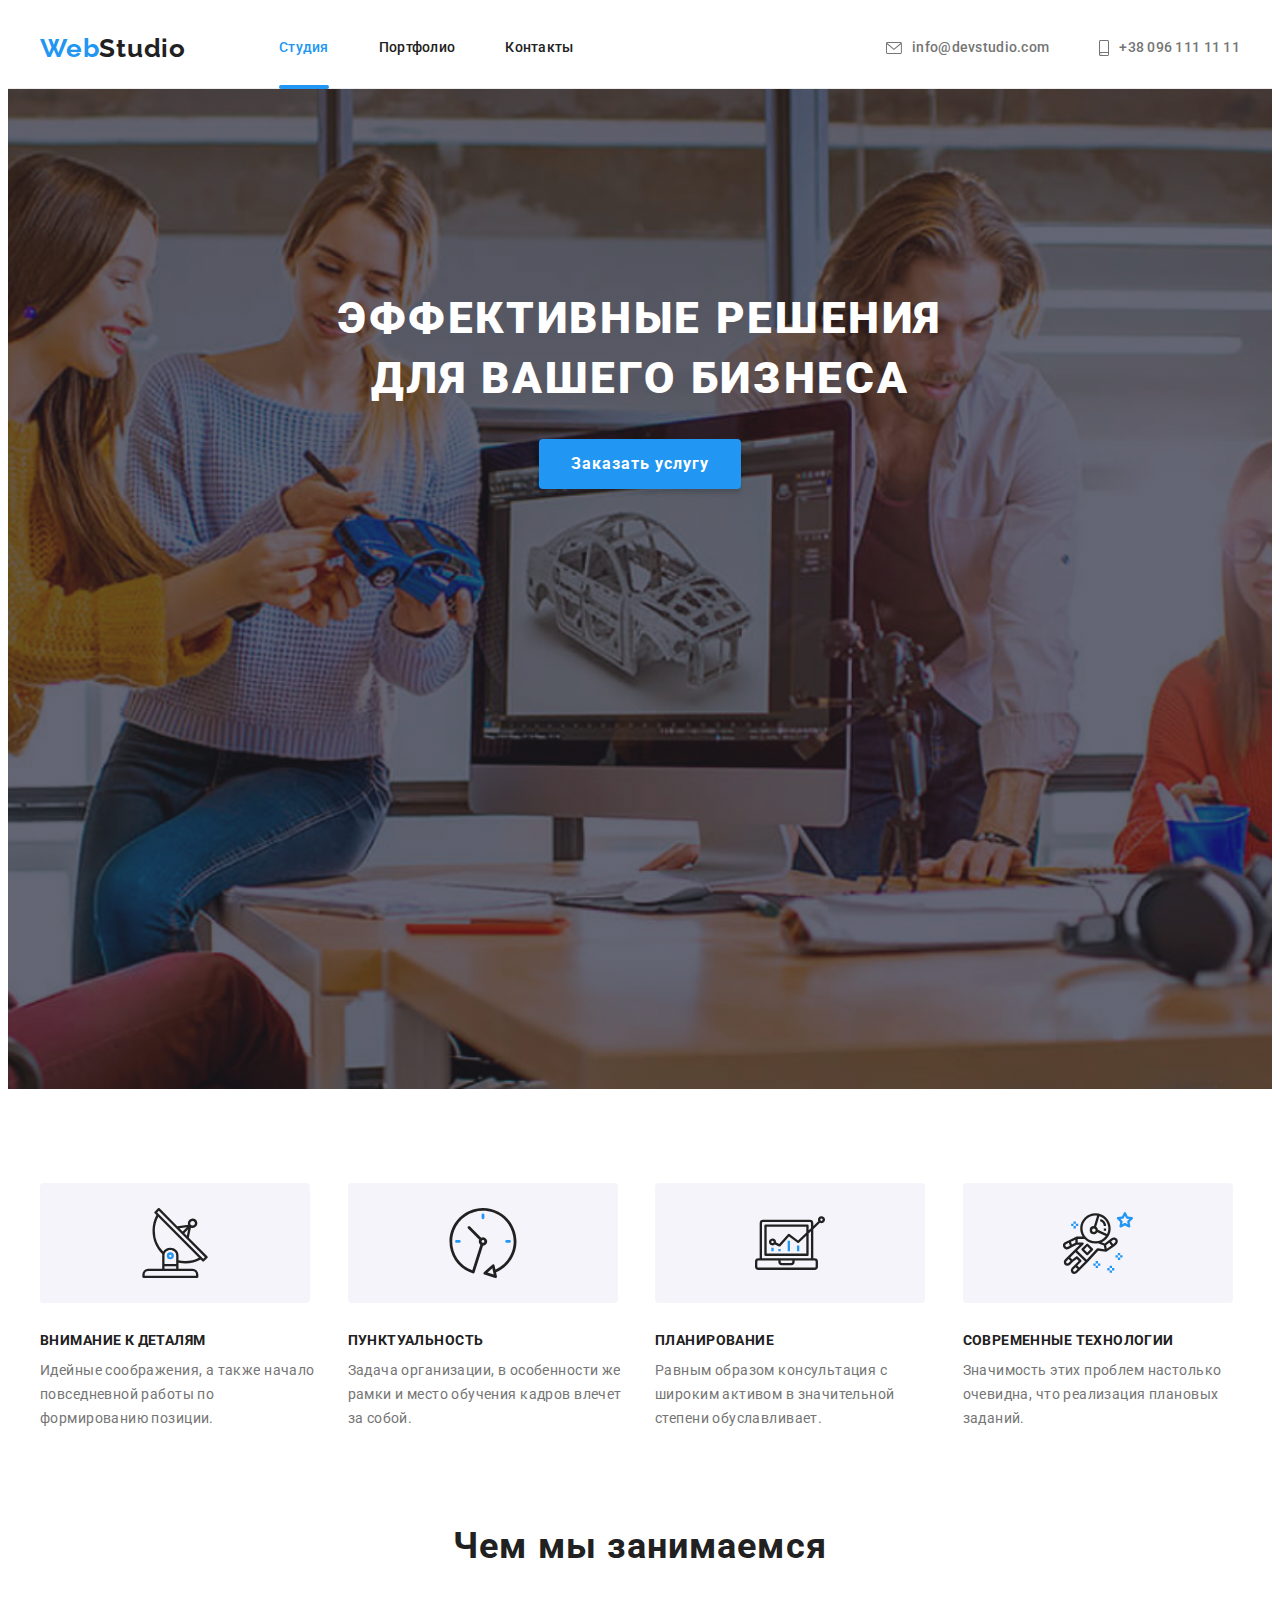
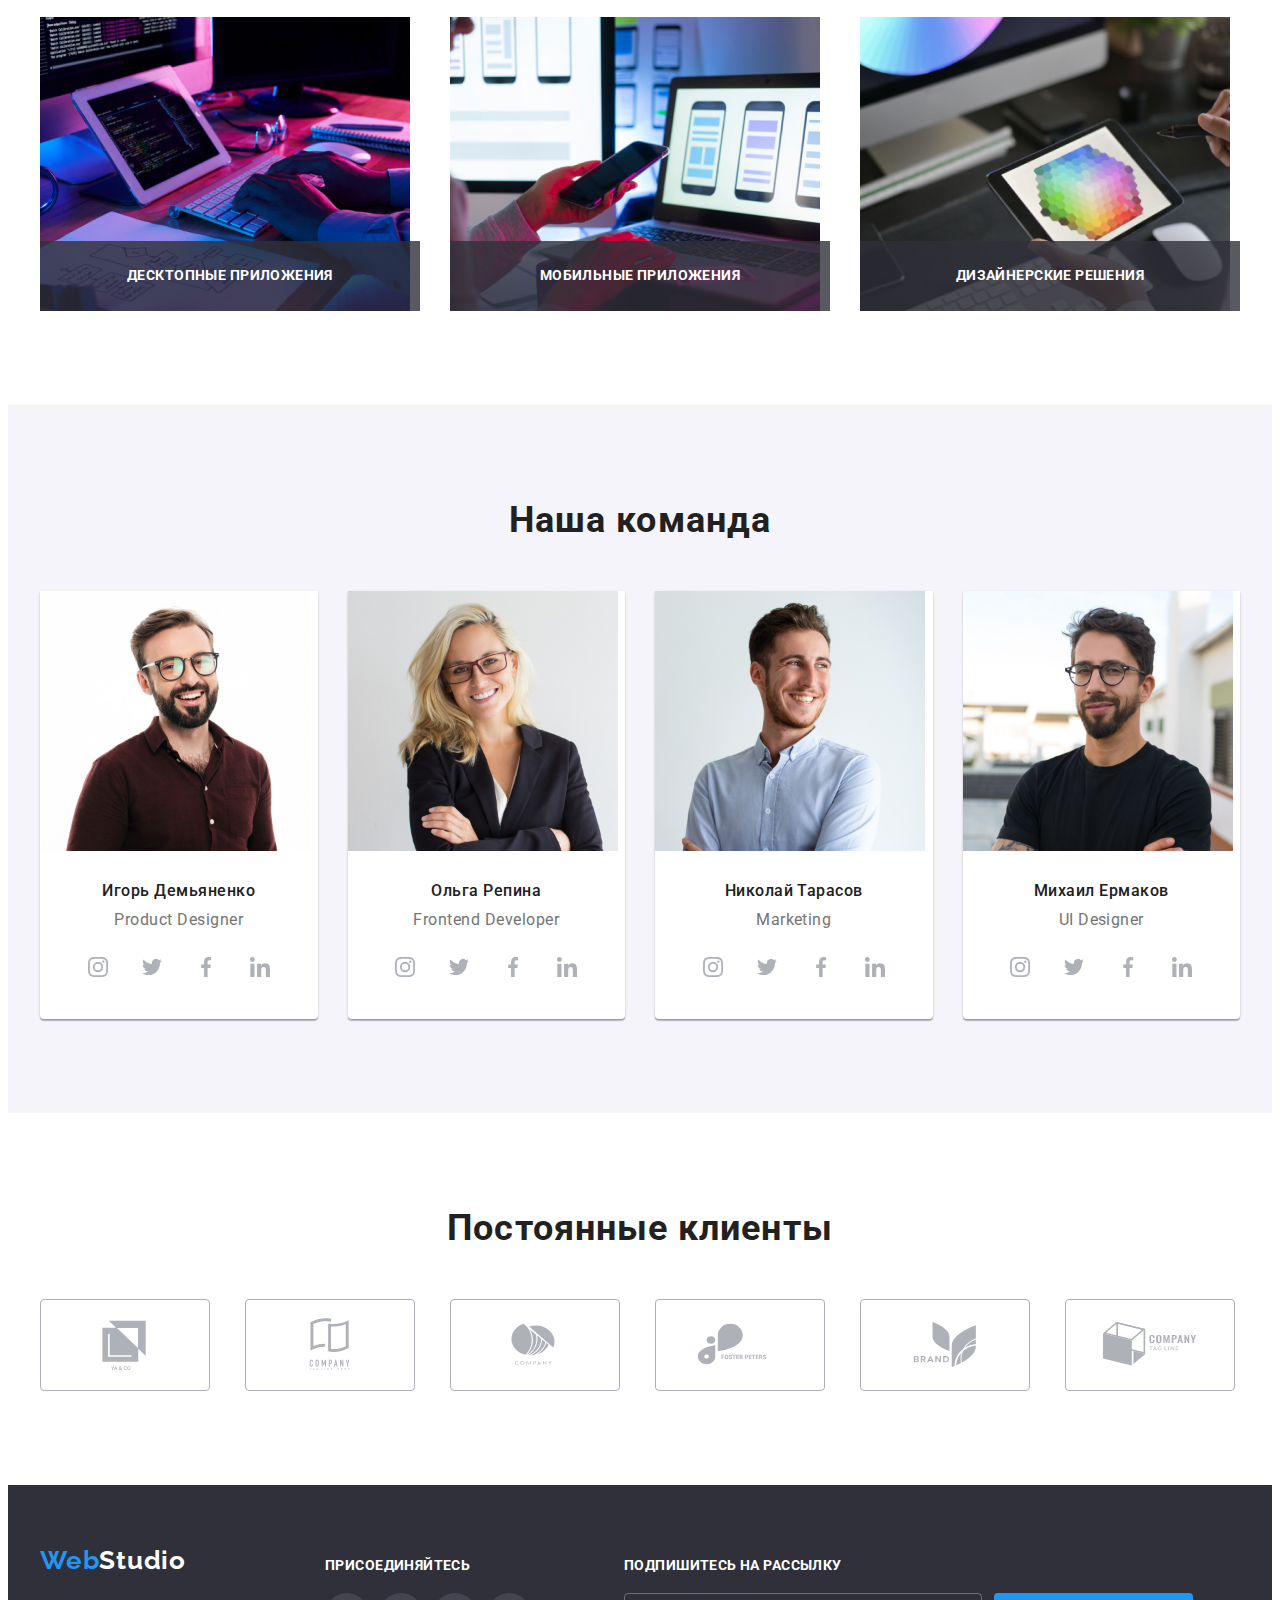
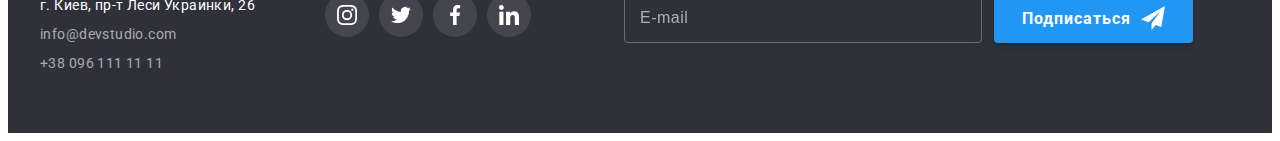
<file: index.html>
<!DOCTYPE html>
<html lang="en">
<head>
    <meta charset="UTF-8">
    <meta http-equiv="X-UA-Compatible" content="IE=edge">
    <meta name="viewport" content="width=device-width, initial-scale=1.0">
    <title>Document</title>
    <link rel="stylesheet" href="https://cdnjs.cloudflare.com/ajax/libs/modern-normalize/1.1.0/modern-normalize.min.css"
        integrity="sha512-wpPYUAdjBVSE4KJnH1VR1HeZfpl1ub8YT/NKx4PuQ5NmX2tKuGu6U/JRp5y+Y8XG2tV+wKQpNHVUX03MfMFn9Q=="
        crossorigin="anonymous" referrerpolicy="no-referrer" />
    <link rel="preconnect" href="https://fonts.googleapis.com">
    <link rel="preconnect" href="https://fonts.gstatic.com" crossorigin>
    <link href="https://fonts.googleapis.com/css2?family=Raleway:wght@700&family=Roboto:wght@400;500;700;900&display=swap"
        rel="stylesheet">
    <link rel="stylesheet" href="css/styles.css">
</head>
<body>
    <header class="header">
        <div class="container">
            <nav class="nav">
                <a href="" class="logo"><span class="color-text">Web</span>Studio</a>
                <ul class="site-nav">
                    <li class="list"><a href="" class="link studio">Студия</a></li>
                    <li class="list"><a href="portfolio.html" class="link ">Портфолио</a></li>
                    <li class="list"><a href="" class="link ">Контакты</a></li>
                </ul>
            </nav>
            <ul class="contacts">
                <li class="list">
                        <a class="link link-mail" href="mailto:info@devstudio.com">
                            <svg class="contacts-link-icon" width="16" height="12">
                                <use href="./images/icons.svg#icon-envelope"></use>
                            </svg>
                            info@devstudio.com
                        </a>
                </li>
                <li class="list">
                        <a class="link link-tel" href="tel:+380961111111">
                            <svg class="contacts-link-icon" width="10" height="16">
                                <use href="./images/icons.svg#icon-smartphone"></use>
                            </svg>
                            +38 096 111 11 11
                        </a>
                </li>
            </ul>
        </div>
    </header>
    <main>
        
        <section class="hero overlay">
                <div class="container ">
                    <h1 class="hero-title">Эффективные решения для вашего бизнеса</h1>
                    <button type="button" class="hero-button" data-modal-open>Заказать услугу</button>
                </div>
        </section>
       
        <section class="feature-list">
            <div class="container">
                <ul class="feature-items">
                    <li class="list">
                        <a class="feature-items-link" href="">
                            <svg class="feature-items-icon" width="70" height="70">
                                <use href="./images/icons.svg#icon-antenna"></use>
                                
                            </svg>
                        </a>
                        <h3 class="title">Внимание к деталям</h3>
                        <p class="text">Идейные соображения, а также начало повседневной работы по формированию позиции.</p>
                    </li>
                    <li class="list">
                        <a class="feature-items-link " href="">
                            <svg class="feature-items-icon" width="70" height="70">
                                <use href="./images/icons.svg#icon-clock"></use>
                        
                            </svg>
                        </a>
                        <h3 class="title">Пунктуальность</h3>
                        <p class="text">Задача организации, в особенности же рамки и место обучения кадров влечет за собой.</p>
                    </li>
                    <li class="list">
                        <a class="feature-items-link" href="">
                            <svg class="feature-items-icon" width="70" height="70">
                                <use href="./images/icons.svg#icon-diagram"></use>
                        
                            </svg>
                        </a>
                        <h3 class="title">Планирование</h3>
                        <p class="text">Равным образом консультация с широким активом в значительной степени обуславливает.</p>
                    </li>
                    <li class="list">
                        <a class="feature-items-link" href="">
                            <svg class="feature-items-icon" width="70" height="70">
                                <use href="./images/icons.svg#icon-astronaut"></use>
                        
                            </svg>
                        </a>
                        <h3 class="title">Современные технологии</h3>
                        <p class="text">Значимость этих проблем настолько очевидна, что реализация плановых заданий.</p>
                    </li>
                </ul>
            </div>
        </section>
        <section class="directions">
            <div class="container">
                <h2 class="section-title">Чем мы занимаемся</h2>
                <ul class="directions-item">
                    <li class="list">
                        <div class="directions-card">
                            <img src="./images/workingplace.jpg" width="370" alt="Рабочее место">
                            <h3 class="directions-card-item">Десктопные приложения</h3>
                        </div>
                    </li>
                    <li class="list">
                        <div class="directions-card">
                            <img src="./images/phone.jpg" width="370" alt="Телефон">
                            <h3 class="directions-card-item">Мобильные приложения</h3>
                        </div>
                    </li>
                    <li class="list">
                        <div class="directions-card">
                            <img src="./images/palette.jpg" width="370" alt="Палитра">
                            <h3 class="directions-card-item">Дизайнерские решения</h3>
                        </div>
                    </li>
                </ul>
            </div>
        </section>
        <section class="command">
            <div class="container">
                <h2 class="section-title">Наша команда</h2>
                <ul class="employees">
                    <li class="list">
                        <img src="./images/ihor.jpg" width="270" alt="Игорь Демьяненко">
                        <div class="item-name">
                            <h3 class="name-employee">Игорь Демьяненко</h3>
                            <p class="position">Product Designer</p>
                            <ul class="employee-social">
                                <li class="employee-social-item list">
                                    <a class="employee-social-link" href="">
                                        <svg class="employee-social-icon" width="20" height="20">
                                            <use href="./images/icons.svg#icon-instagram"></use>
                                        </svg>
                                    </a>
                                </li>
                                <li class="employee-social-item list">
                                    <a class="employee-social-link" href="">
                                        <svg class="employee-social-icon" width="20" height="20">
                                            <use href="./images/icons.svg#icon-twitter"></use>
                                        </svg>
                                    </a>
                                </li>
                                <li class="employee-social-item list">
                                    <a class="employee-social-link" href="">
                                         <svg class="employee-social-icon" width="20" height="20">
                                            <use href="./images/icons.svg#icon-facebook"></use>
                                        </svg>
                                    </a>
                                </li>
                                <li class="employee-social-item list">
                                    <a class="employee-social-link" href="">
                                         <svg class="employee-social-icon" width="20" height="20">
                                            <use href="./images/icons.svg#icon-linkedin"></use>
                                        </svg>
                                    </a>
                                </li>
                            </ul>
                        </div>
                        
                    </li>
                    <li class="list">
                        <img src="./images/olha.jpg" width="270" alt="Ольга Репина">
                        <div class="item-name">
                            <h3 class="name-employee">Ольга Репина</h3>
                            <p class="position">Frontend Developer</p>
                            <ul class="employee-social">
                                <li class="employee-social-item list">
                                    <a class="employee-social-link" href="">
                                        <svg class="employee-social-icon" width="20" height="20">
                                            <use href="./images/icons.svg#icon-instagram"></use>
                                        </svg>
                                    </a>
                                </li>
                                <li class="employee-social-item list">
                                    <a class="employee-social-link" href="">
                                        <svg class="employee-social-icon" width="20" height="20">
                                            <use href="./images/icons.svg#icon-twitter"></use>
                                        </svg>
                                    </a>
                                </li>
                                <li class="employee-social-item list">
                                    <a class="employee-social-link" href="">
                                        <svg class="employee-social-icon" width="20" height="20">
                                            <use href="./images/icons.svg#icon-facebook"></use>
                                        </svg>
                                    </a>
                                </li>
                                <li class="employee-social-item list">
                                    <a class="employee-social-link" href="">
                                        <svg class="employee-social-icon" width="20" height="20">
                                            <use href="./images/icons.svg#icon-linkedin"></use>
                                        </svg>
                                    </a>
                                </li>
                            </ul>
                        </div>                        
                    </li>
                    <li class="list">
                        <img src="./images/nikolai.jpg" width="270" alt="Николай Тарасов">
                        <div class="item-name">
                            <h3 class="name-employee">Николай Тарасов</h3>
                            <p class="position">Marketing</p>
                            <ul class="employee-social">
                                <li class="employee-social-item list">
                                    <a class="employee-social-link" href="">
                                        <svg class="employee-social-icon" width="20" height="20">
                                            <use href="./images/icons.svg#icon-instagram"></use>
                                        </svg>
                                    </a>
                                </li>
                                <li class="employee-social-item list">
                                    <a class="employee-social-link" href="">
                                        <svg class="employee-social-icon" width="20" height="20">
                                            <use href="./images/icons.svg#icon-twitter"></use>
                                        </svg>
                                    </a>
                                </li>
                                <li class="employee-social-item list">
                                    <a class="employee-social-link" href="">
                                        <svg class="employee-social-icon" width="20" height="20">
                                            <use href="./images/icons.svg#icon-facebook"></use>
                                        </svg>
                                    </a>
                                </li>
                                <li class="employee-social-item list">
                                    <a class="employee-social-link" href="">
                                        <svg class="employee-social-icon" width="20" height="20">
                                            <use href="./images/icons.svg#icon-linkedin"></use>
                                        </svg>
                                    </a>
                                </li>
                            </ul>
                        </div>
                        
                    </li>
                    <li class="list">
                        <img src="./images/mihail.jpg" width="270" alt="Михаил Ермаков">
                        <div class="item-name">
                            <h3 class="name-employee">Михаил Ермаков</h3>
                            <p class="position">UI Designer</p>
                            <ul class="employee-social">
                                <li class="employee-social-item list">
                                    <a class="employee-social-link" href="">
                                        <svg class="employee-social-icon" width="20" height="20">
                                            <use href="./images/icons.svg#icon-instagram"></use>
                                        </svg>
                                    </a>
                                </li>
                                <li class="employee-social-item list">
                                    <a class="employee-social-link" href="">
                                        <svg class="employee-social-icon" width="20" height="20">
                                            <use href="./images/icons.svg#icon-twitter"></use>
                                        </svg>
                                    </a>
                                </li>
                                <li class="employee-social-item list">
                                    <a class="employee-social-link" href="">
                                        <svg class="employee-social-icon" width="20" height="20">
                                            <use href="./images/icons.svg#icon-facebook"></use>
                                        </svg>
                                    </a>
                                </li>
                                <li class="employee-social-item list">
                                    <a class="employee-social-link" href="">
                                        <svg class="employee-social-icon" width="20" height="20">
                                            <use href="./images/icons.svg#icon-linkedin"></use>
                                        </svg>
                                    </a>
                                </li>
                            </ul>
                        </div>
                    </li>
                </ul>
            </div>
        </section>
        <section class="clients">
            <div class="container">
                <h2 class="section-title">Постоянные клиенты</h2>
                <ul class="client-section-item">
                    <li class="list">
                        <a class="client-items-link" href="">
                            <svg class="client-items-icon" width="106" height="60">
                                <use href="./images/icons.svg#icon-client-1"></use>
                        
                            </svg>
                        </a>
                    </li>
                    <li class="list">
                        <a class="client-items-link" href="">
                            <svg class="client-items-icon"  width="106" height="60">
                                <use href="./images/icons.svg#icon-client-2"></use>
                    
                            </svg>
                        </a>
                    </li>
                    <li class="list">
                        <a class="client-items-link" href="">
                            <svg class="client-items-icon"  width="106" height="60">
                                <use href="./images/icons.svg#icon-client-3"></use>
                    
                            </svg>
                        </a>
                    </li>
                    <li class="list">
                        <a class="client-items-link" href="">
                            <svg class="client-items-icon"  width="106" height="60">
                                <use href="./images/icons.svg#icon-client-4"></use>
                    
                            </svg>
                        </a>
                    </li>
                    <li class="list">
                        <a class="client-items-link" href="">
                            <svg class="client-items-icon"  width="106" height="60">
                                <use href="./images/icons.svg#icon-client-5"></use>
                    
                            </svg>
                        </a>
                    </li>
                     <li class="list">
                        <a class="client-items-link" href="">
                            <svg class="client-items-icon"  width="106" height="60">
                                <use href="./images/icons.svg#icon-client-6"></use>
                        
                            </svg>
                        </a>
                    </li>

                </ul>

            </div>
        </section>
    </main>
    <footer class="footer">
        <div class="container">
            <ul class="footer-items">
                <li class="list">
                    <a href="" class="logo footer-logo"><span class="color-text">Web</span>Studio</a>
                    <address class="address">
                        г. Киев, пр-т Леси Украинки, 26
                        <ul class="footer-contacts">
                            <li class="list"><a class="link footer-link" href="mailto:info@devstudio.com">info@devstudio.com</a></li>
                            <li class="list"><a class="link footer-link" href="tel:+380961111111">+38 096 111 11 11</a></li>
                        </ul>
                    </address>
                </li>
                <li class="list">
                    <div class="footer-social">
                        <h3 class="title"> присоединяйтесь</h3> 
                        <ul class="footer-social-list">
                            <li class="list footer-social-item">
                                <a class="footer-social-link" href="">
                                    <svg class="footer-social-icon" width="20" height="20">
                                            <use href="./images/icons.svg#icon-instagram"></use>
                                
                                    </svg>
                                </a>
                            </li>
                            <li class="list footer-social-item">
                                <a class="footer-social-link" href="">
                                    <svg class="footer-social-icon" width="20" height="20">
                                        <use href="./images/icons.svg#icon-twitter"></use>
                                    </svg>
                                </a>
                            </li>
                            <li class="list footer-social-item">
                                <a class="footer-social-link" href="">
                                    <svg class="footer-social-icon" width="20" height="20">
                                        <use href="./images/icons.svg#icon-facebook"></use>
                                    </svg>
                                </a>
                            </li>
                            <li class="list footer-social-item">
                                <a class="footer-social-link" href="">
                                    <svg class="footer-social-icon" width="20" height="20">
                                        <use href="./images/icons.svg#icon-linkedin"></use>
                                    </svg>
                                </a>
                            </li>
                        </ul>
                    </div>
                    
                </li>
                <li class="list">
                    <div class="footer-form">
                        <h3 class="title"> Подпишитесь на рассылку</h3>
                        <form class="footer-form-email">
                            <input type="email" class="footer-form-input" name="email-footer" placeholder="E-mail">
                            <button type="submit" class="footer-submit-button">
                                Подписаться
                                <svg class="submit-footer-icon" width="24" height="24">
                                    <use href="./images/icons.svg#icon-send"></use>
                                </svg>
                            </button>
                        </form>
                        
                    </div>

                </li>
            </ul>
            
        </div>
        
    </footer>
    <!-- ------------------Modal-------------------- -->
    <div class="backdrop is-hidden" data-modal>
        <div class="modal">
            <button data-modal-close class="close-modal">
                <a class="close-modal-link" href="">
                    <svg class="close-modal-icon" width="18" height="18">
                        <use href="./images/icons.svg#icon-close-black"></use>
                       
                    </svg>
                </a>
            </button>
            <form class="modal-form">
                <h2 class="modal-title">Оставьте свои данные, мы вам перезвоним</h2>
                <div class="form-field">
                    <label for="name" class="label-form">Имя</label>
                    <input type="text" class ="form-input" name="name" id="name"/>
                    <svg class="icon-form" width="18" height="18">
                        <use href="./images/icons.svg#icon-person-black"></use>
                    </svg>
                </div>
                <div class="form-field">
                    <label for="tel" class="label-form">Телефон</label>
                    <input type="tel" class ="form-input" name="tel" id="tel"/>
                    <svg class="icon-form" width="18" height="18">
                        <use href="./images/icons.svg#icon-phone-black"></use>
                    </svg>
                </div>
                <div class="form-field">
                    <label for="email" class="label-form">Почта</label>
                    <input type="email" class ="form-input" name="email" id="email"/>
                    <svg class="icon-form" width="18" height="18">
                        <use href="./images/icons.svg#icon-email-black"></use>
                    </svg>
                </div>
                <div class="form-field">
                    <label for="comment" class="label-form">Комментарий</label>
                    <textarea 
                    class="comment"
                    name="comment"
                    id="comment"
                    rows="7" 
                    placeholder="Введите текст"
                    ></textarea>
                </div>
                <div class="form-field-check">
                    <label class="check">
                        <input class="check-input" type="checkbox" name="check"/>
                        <svg class="check-icon" width="16" height="15">
                            <use href="./images/icons.svg#icon-check"></use>
                        </svg>
                        Соглашаюсь с рассылкой и принимаю  
                            <span class="agreement">
                            <a href="">Условия договора</a>
                        </span>
                    </label>
                    
                </div>
                <div class="submit-form">
                    <button type="submit" class="submit-button" name="submit">Отправить</button>
                </div>
                
            </form>
        </div>
    </div>
    <script src="./js/modal.js"></script>
</body>
</html>
</file>
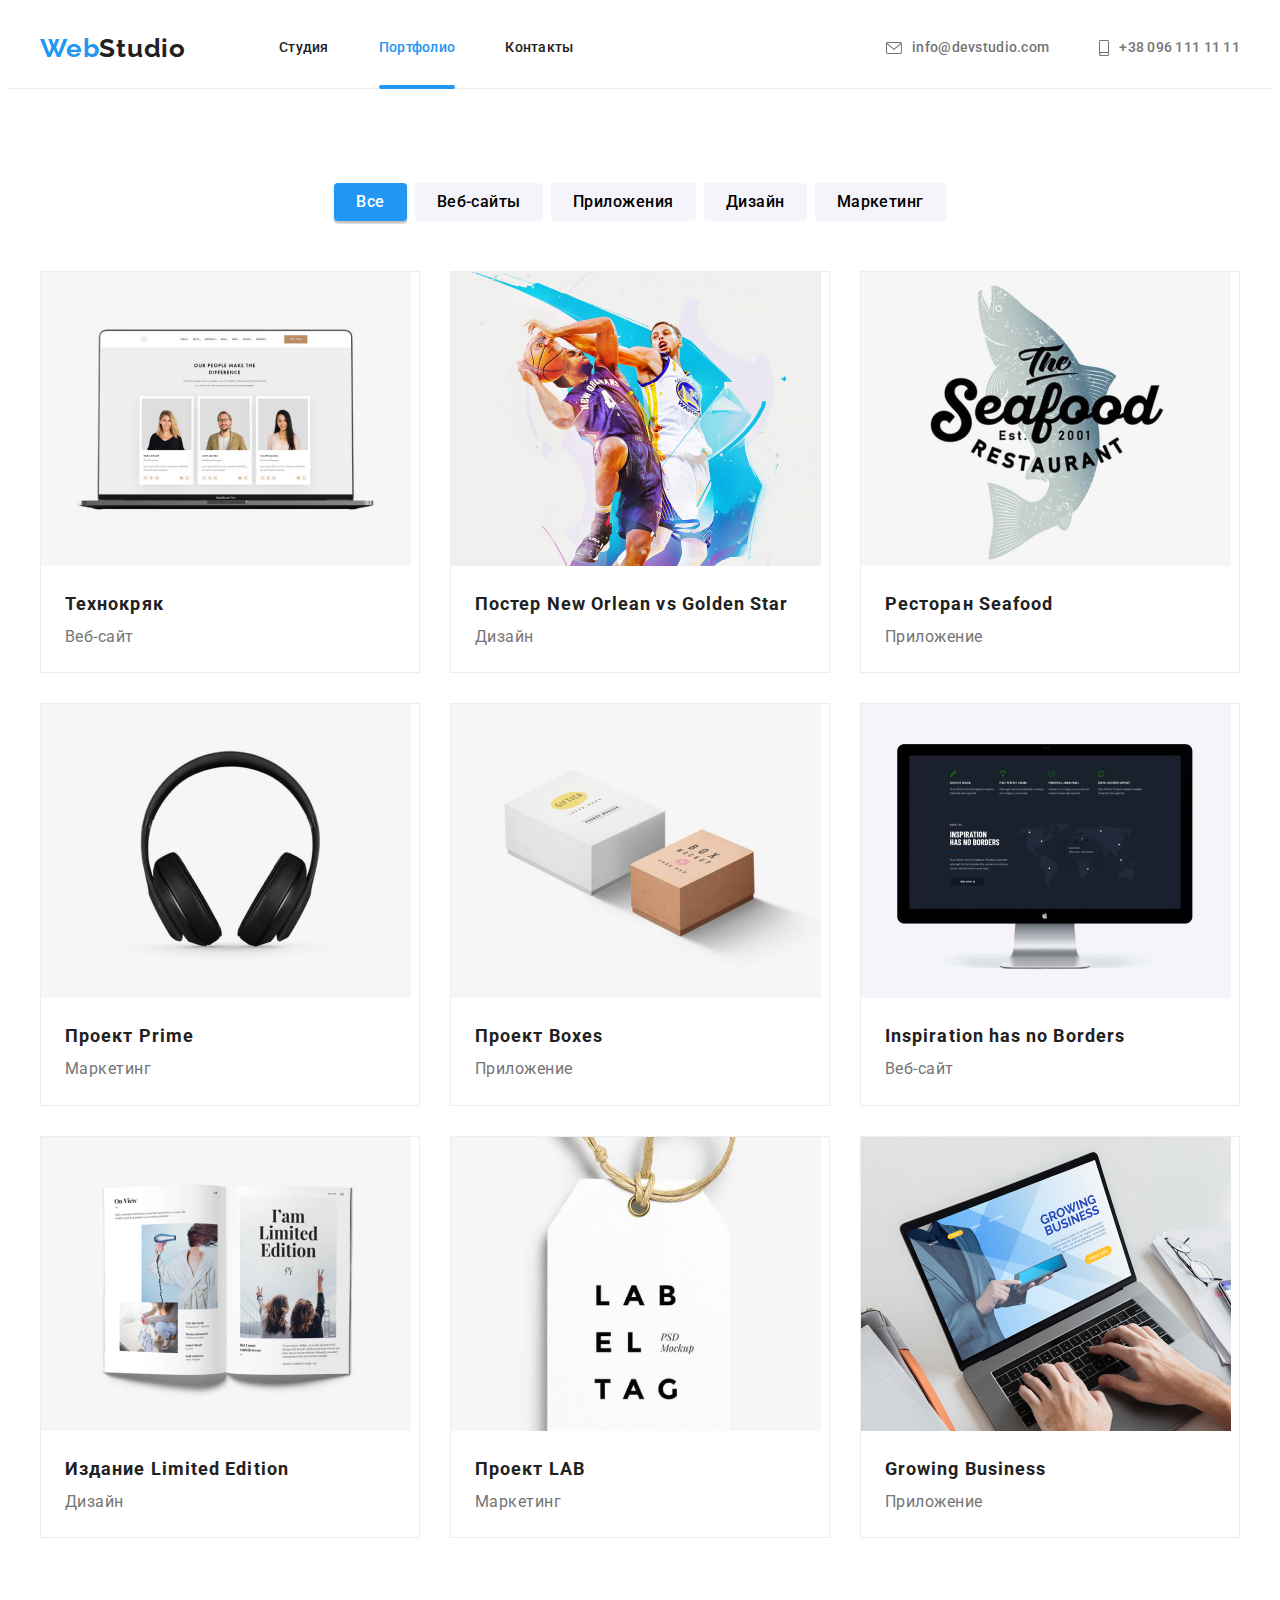
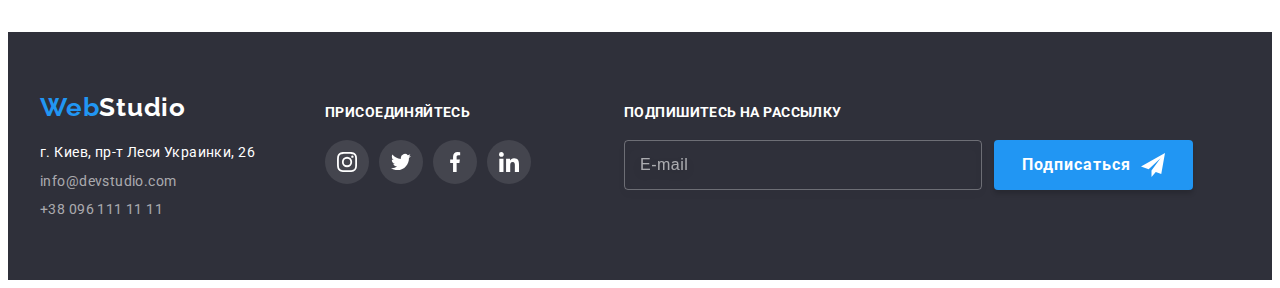
<file: portfolio.html>
<!DOCTYPE html>
<html lang="en">
<head>
    <meta charset="UTF-8">
    <meta http-equiv="X-UA-Compatible" content="IE=edge">
    <meta name="viewport" content="width=device-width, initial-scale=1.0">
    <title>Document</title>
    <link rel="stylesheet" href="https://cdnjs.cloudflare.com/ajax/libs/modern-normalize/1.1.0/modern-normalize.min.css"
        integrity="sha512-wpPYUAdjBVSE4KJnH1VR1HeZfpl1ub8YT/NKx4PuQ5NmX2tKuGu6U/JRp5y+Y8XG2tV+wKQpNHVUX03MfMFn9Q=="
        crossorigin="anonymous" referrerpolicy="no-referrer" />
    <link rel="preconnect" href="https://fonts.googleapis.com">
    <link rel="preconnect" href="https://fonts.gstatic.com" crossorigin>
    <link href="https://fonts.googleapis.com/css2?family=Raleway:wght@700&family=Roboto:wght@400;500;700;900&display=swap"
        rel="stylesheet">
    <link rel="stylesheet" href="css/styles.css">
</head>
<body>
    <header class="header">
        <div class="container">
            <nav class="nav">
                <a href="" class="logo"><span class="color-text">Web</span>Studio</a>
                <ul class="site-nav">
                    <li class="list"><a href="./index.html" class="link">Студия</a></li>
                    <li class="list"><a href="" class="link portfolio ">Портфолио</a></li>
                    <li class="list"><a href="" class="link ">Контакты</a></li>
                </ul>
            </nav>
            <ul class="contacts">
                <li class="list">
                    <a class="link link-mail" href="mailto:info@devstudio.com">
                        <svg class="contacts-link-icon" width="16" height="12">
                            <use href="./images/icons.svg#icon-envelope"></use>
                        </svg>
                        info@devstudio.com
                    </a>
                </li>
                <li class="list">
                    <a class="link link-tel" href="tel:+380961111111">
                        <svg class="contacts-link-icon" width="10" height="16">
                            <use href="./images/icons.svg#icon-smartphone"></use>
                        </svg>
                        +38 096 111 11 11
                    </a>
                </li>
            </ul>
        </div>
    </header>
    <main>
        <section class="exemples">
            <div class="container">
                <h1 class="title-exemples">Примеры работ</h1>
                <ul class="filter">
                    <li class="list"><button type="button" class="button all">Все</button>
                    <li class="list"><button type="button" class="button web-site">Веб-сайты</button>
                    <li class="list"><button type="button" class="button apps">Приложения</button>
                    <li class="list"><button type="button" class="button disigne">Дизайн</button>
                    <li class="list"><button type="button" class="button marketing">Маркетинг</button>
                </ul>
            </div>
            <div class="container">
                <ul class="list-exemples">
                    <li class="list exemples-card">
                        <article class="card">
                            <div class="card-thumb">
                                <img class="img-exemples" src="./images/tehnocryak.jpg" width="370" alt="ноутбук">
                                <div class="card-overlay">
                                    <p class="card-backdrop">Технокряк это современная площадка распространения коронавируса. Компании используют эту
                                        платформу
                                        для цифрового шпионажа и атак на защищённые сервера конкурентов.
                                    </p>
                                </div>
                            </div>
                            <div class="card-content">
                                <h2 class="name-exemple">Технокряк</h2>
                                <p class="description">Веб-сайт</p>
                            </div>
                        </article>
                        
                    </li>
                    <li class="list exemples-card">
                        <article class="card">
                            <div class="card-thumb">
                                <img class="img-exemples" src="./images/neworlean.jpg" width="370" alt="баскетболисты">
                                <div class="card-overlay">
                                    <p class="card-backdrop">Технокряк это современная площадка распространения коронавируса. Компании используют эту
                                        платформу
                                        для цифрового шпионажа и атак на защищённые сервера конкурентов.
                                    </p>
                                </div>
                            </div>
                            
                            <div class="card-content">
                                <h2 class="name-exemple">Постер New Orlean vs Golden Star</h2>
                                <p class="description">Дизайн</p>
                            </div>
                            
                        </article>
                        
                    </li>
                    <li class="list exemples-card">
                        <article class="card">
                            <div class="card-thumb">
                                <img class="img-exemples" src="./images/fish.jpg" width="370" alt="рыба">
                                <div class="card-overlay">
                                    <p class="card-backdrop">Технокряк это современная площадка распространения коронавируса. Компании используют эту
                                        платформу
                                        для цифрового шпионажа и атак на защищённые сервера конкурентов.
                                    </p>
                                </div>
                            </div>
                            
                            <div class="card-content">
                                <h2 class="name-exemple">Ресторан Seafood</h2>
                                <p class="description">Приложение</p>
                            </div>
                            
                        </article>
                        
                    </li>
                    <li class="list exemples-card">
                        <article class="card">
                            <div class="card-thumb">
                                <img class="img-exemples" src="./images/headphones.jpg" width="370" alt="наушники">
                                <div class="card-overlay">
                                    <p class="card-backdrop">Технокряк это современная площадка распространения коронавируса. Компании используют эту
                                        платформу
                                        для цифрового шпионажа и атак на защищённые сервера конкурентов.
                                    </p>
                                </div>
                            </div>
                            
                            <div class="card-content">
                                <h2 class="name-exemple">Проект Prime</h2>
                                <p class="description">Маркетинг</p>
                            </div>
                        </article>
                        
                    </li>
                    <li class="list exemples-card">
                        <article class="card">
                            <div class="card-thumb">
                                <img class="img-exemples" src="./images/Boxes.jpg" width="370" alt="коробки">
                                <div class="card-overlay">
                                    <p class="card-backdrop">Технокряк это современная площадка распространения коронавируса. Компании используют эту
                                        платформу
                                        для цифрового шпионажа и атак на защищённые сервера конкурентов.
                                    </p>
                                </div>
                            </div>
                            
                            <div class="card-content">
                                <h2 class="name-exemple">Проект Boxes</h2>
                                <p class="description">Приложение</p>
                            </div>
                            
                        </article>
                        
                    </li>
                    <li class="list exemples-card">
                        <article class="card">
                            <div class="card-thumb">
                                <img class="img-exemples" src="./images/monitor.jpg" width="370" alt="манитор">
                                <div class="card-overlay">
                                    <p class="card-backdrop">Технокряк это современная площадка распространения коронавируса. Компании используют эту
                                        платформу
                                        для цифрового шпионажа и атак на защищённые сервера конкурентов.
                                    </p>
                                </div>
                            </div>
                            
                            <div class="card-content">
                                <h2 class="name-exemple">Inspiration has no Borders</h2>
                                <p class="description">Веб-сайт</p>
                            </div>
                            
                        </article>
                        
                    </li>
                    <li class="list exemples-card">
                        <article class="card">
                            <div class="card-thumb">
                                <img class="img-exemples" src="./images/book.jpg" width="370" alt="книга">
                                <div class="card-overlay">
                                    <p class="card-backdrop">Технокряк это современная площадка распространения коронавируса. Компании используют эту
                                        платформу
                                        для цифрового шпионажа и атак на защищённые сервера конкурентов.
                                    </p>
                                </div>
                            </div>
                            
                            <div class="card-content">
                                <h2 class="name-exemple">Издание Limited Edition</h2>
                                <p class="description">Дизайн</p>
                            </div>
                            
                        </article>
                        
                    </li>
                    <li class="list exemples-card">
                        <article class="card">
                            <div class="card-thumb">
                                <img class="img-exemples" src="./images/label.jpg" width="370" alt="лэйба">
                                <div class="card-overlay">
                                    <p class="card-backdrop">Технокряк это современная площадка распространения коронавируса. Компании используют эту
                                        платформу
                                        для цифрового шпионажа и атак на защищённые сервера конкурентов.
                                    </p>
                                </div>
                            </div>
                            
                            <div class="card-content">
                                <h2 class="name-exemple">Проект LAB</h2>
                                <p class="description">Маркетинг</p>
                            </div>
                            
                        </article>
                        
                    </li>
                    <li class="list exemples-card">
                        <article class="card">
                            <div class="card-thumb">
                                <img class="img-exemples" src="./images/laptop.jpg" width="370" alt="лаптоп">
                                <div class="card-overlay">
                                    <p class="card-backdrop">Технокряк это современная площадка распространения коронавируса. Компании используют эту
                                        платформу
                                        для цифрового шпионажа и атак на защищённые сервера конкурентов.
                                    </p>
                                </div>
                            </div>
                           
                            <div class="card-content">
                                <h2 class="name-exemple">Growing Business</h2>
                                <p class="description">Приложение</p>
                            </div>
                            
                        </article>
                        
                    </li>
                </ul>
            </div>
            
        </section>
    </main>
<footer class="footer">
    <div class="container">
        <ul class="footer-items">
            <li class="list">
                <a href="" class="logo footer-logo"><span class="color-text">Web</span>Studio</a>
                <address class="address">
                    г. Киев, пр-т Леси Украинки, 26
                    <ul class="footer-contacts">
                        <li class="list"><a class="link footer-link"
                                href="mailto:info@devstudio.com">info@devstudio.com</a></li>
                        <li class="list"><a class="link footer-link" href="tel:+380961111111">+38 096 111 11 11</a></li>
                    </ul>
                </address>
            </li>
            <li class="list">
                <div class="footer-social">
                    <h3 class="title"> присоединяйтесь</h3>
                    <ul class="footer-social-list">
                        <li class="list footer-social-item">
                            <a class="footer-social-link" href="">
                                <svg class="footer-social-icon" width="20" height="20">
                                    <use href="./images/icons.svg#icon-instagram"></use>

                                </svg>
                            </a>
                        </li>
                        <li class="list footer-social-item">
                            <a class="footer-social-link" href="">
                                <svg class="footer-social-icon" width="20" height="20">
                                    <use href="./images/icons.svg#icon-twitter"></use>
                                </svg>
                            </a>
                        </li>
                        <li class="list footer-social-item">
                            <a class="footer-social-link" href="">
                                <svg class="footer-social-icon" width="20" height="20">
                                    <use href="./images/icons.svg#icon-facebook"></use>
                                </svg>
                            </a>
                        </li>
                        <li class="list footer-social-item">
                            <a class="footer-social-link" href="">
                                <svg class="footer-social-icon" width="20" height="20">
                                    <use href="./images/icons.svg#icon-linkedin"></use>
                                </svg>
                            </a>
                        </li>
                        
                    </ul>
                </div>
            </li>
            <li class="list">
                <div class="footer-form">
                    <h3 class="title"> Подпишитесь на рассылку</h3>
                    <form class="footer-form-email">
                        <input type="email" class="footer-form-input" name="email-footer" placeholder="E-mail">
                        <button type="submit" class="footer-submit-button">
                            Подписаться
                            <svg class="submit-footer-icon" width="24" height="24">
                                <use href="./images/icons.svg#icon-send"></use>
                            </svg>
                        </button>
                    </form>
            
                </div>
            
            </li>
        </ul>

    </div>

</footer>
</body>
</html>
</file>
<file: css/styles.css>
:root {
  --body-color: #212121;
  --hero-color: #ffffff;
  --btn-color: #ffffff;
  --accent-color: #2196f3;
  --first-btn-color: #2196f3;
  --hover-btn-color: #188ce8;
  --second-btn-color: #f5f4fa;
  --text-color: #757575;
  --footer-link-color: rgba(255, 255, 255, 0.6);
  --bacground-color: #2f303a;
  --box-shadow-color: rgba(0, 0, 0, 0.15);
  --command-background-color: #f5f4fa;
  --size-to-line: 94px;
  --size-between: 30px;
  --size-top: 50px;
  --animation-type: cubic-bezier(0.4, 0, 0.2, 1);
  --animation-duration: 250ms;
}
body {
  font-family: Roboto, sans-serif;
  color: var(--body-color);
}

.link,
.logo {
  text-decoration: none;
  color: var(--body-color);
}
.list {
  list-style-type: none;
}
.button,
.hero-button {
  cursor: pointer;
}

p,
h1,
h2,
h3,
h4,
h5,
h6 {
  margin: 0;
}
ul {
  padding-left: 0;
  margin: 0;
}
img {
  display: block;
  max-width: 100%;
  height: auto;
}

/* ---------------------header-------------*/
.header .container {
  justify-content: space-between;
  display: flex;
}
.container {
  width: 1200px;
  margin-left: auto;
  margin-right: auto;

  align-items: center;
  padding-left: 15px;
  padding-right: 15px;
}
.logo {
  font-family: Raleway, sans-serif;
  font-weight: 700;
  font-size: 26px;
  line-height: 1.19;
  letter-spacing: 0.03em;
}
.logo .color-text {
  color: var(--accent-color);
}
.nav {
  display: flex;
  align-items: center;
}
.site-nav {
  margin-left: 93px;
}
.site-nav .list + .list {
  margin-left: 50px;
}
.site-nav,
.contacts {
  display: flex;

  font-weight: 500;
  font-size: 14px;
  line-height: 1.14;
  letter-spacing: 0.02em;
}
.site-nav .link {
  position: relative;
  display: block;
  padding-top: 32px;
  padding-bottom: 32px;
}
.contacts .list + .list {
  margin-left: 50px;
}
.contacts .link {
  color: var(--text-color);
}
.contacts-link-icon {
  fill: currentColor;
  display: flex;
  margin-right: 10px;
}
.studio {
  color: var(--accent-color);
}
.studio::after,
.portfolio::after {
  content: "";

  position: absolute;
  left: 0;
  bottom: -1px;

  display: block;
  width: 100%;
  height: 4px;
  background-color: var(--accent-color);
  border-radius: 2px;
}
.portfolio {
  color: var(--accent-color);
}
.link {
  transition-property: color;
  transition-duration: var(--animation-duration);
  transition-timing-function: var(--animation-type);
}
.link:hover,
.link:focus {
  color: var(--accent-color);
}

.link-mail,
.link-tel {
  display: flex;
  align-items: center;
}
.header {
  border-bottom: 1px solid #ececec;
}

/* ---------------------hero-------------*/
.hero {
  background-color: var(--bacground-color);
  padding-top: 200px;
  padding-bottom: 200px;
}
/* overlay */
.overlay {
  display: block;
  max-width: 1600px;
  height: 600px;
  margin-left: auto;
  margin-right: auto;
  background-image: linear-gradient(
      rgba(47, 48, 58, 0.4),
      rgba(47, 48, 58, 0.4)
    ),
    url(../images/hero\ .jpg);
  background-size: cover;
  background-position: center;
  background-repeat: no-repeat;
}
.hero .container {
  text-align: center;
}
.hero-title {
  font-weight: 900;
  font-size: 44px;
  line-height: 1.36;

  letter-spacing: 0.06em;
  text-transform: uppercase;
  color: var(--hero-color);
  margin-bottom: var(--size-between);
  width: 696px;
  margin-left: auto;
  margin-right: auto;
}
.hero-button {
  font-family: inherit;
  font-weight: 700;
  font-size: 16px;
  line-height: 1.88;
  text-align: center;
  letter-spacing: 0.06em;
  padding: 10px 32px;

  color: var(--btn-color);

  background-color: var(--first-btn-color);
  box-shadow: 0px 4px 4px var(--box-shadow-color);
  border-radius: 4px;
  border: none;
}
.hero-button {
  transition-property: background-color;
  transition-duration: var(--animation-duration);
  transition-timing-function: var(--animation-type);
}
.hero-button:hover,
.hero-button:focus {
  background-color: var(--hover-btn-color);
  border: none;
}
.backdrop {
  position: fixed;
  top: 0px;
  left: 0px;
  width: 100%;
  height: 100%;
  background-color: rgba(0, 0, 0, 0.2);

  opacity: 1;

  transition-property: opacity;
  transition-duration: var(--animation-duration);
  transition-timing-function: var(--animation-type);
}
.backdrop.is-hidden {
  opacity: 0;
  pointer-events: none;
}
.backdrop.is-hidden .modal {
  transform: translate(-50%, -50%) scale(1.1);
}
.modal {
  position: absolute;
  top: 50%;
  left: 50%;
  transform: translate(-50%, -50%) scale(1);
  transition-duration: var(--animation-duration);
  transition-timing-function: var(--animation-type);

  min-width: 528px;
  min-height: 581px;
  background-color: var(--btn-color);
  box-shadow: 0px 1px 3px rgba(0, 0, 0, 0.12), 0px 1px 1px rgba(0, 0, 0, 0.14),
    0px 2px 1px rgba(0, 0, 0, 0.2);
  border-radius: 4px;
  padding: 40px;
}
.modal-form {
  width: 448px;
}
.close-modal {
  position: absolute;
  top: 8px;
  right: 8px;
  background-color: var(--btn-color);
  border: none;
  padding: 0;
}
.close-modal-link {
  display: flex;
  justify-content: center;
  align-items: center;

  width: 30px;
  height: 30px;
  border-radius: 50%;
  background: #ffffff;
  border: 1px solid rgba(0, 0, 0, 0.1);

  transition-property: fill;
  transition-duration: var(--animation-duration);
  transition-timing-function: var(--animation-type);
}
.close-modal-link:hover,
.close-modal-link:focus {
  fill: var(--hover-btn-color);
}
.modal-title {
  margin-bottom: 12px;

  font-weight: 700;
  font-size: 20px;
  line-height: 1.15;
  text-align: center;
  letter-spacing: 0.03em;

  color: #212121;
}
.label-form {
  margin-bottom: 4px;
  font-weight: 400;
  font-size: 12px;
  line-height: 1.17;
  letter-spacing: 0.01em;

  color: #757575;
}
.form-field {
  position: relative;
  display: flex;
  flex-direction: column;
  margin-bottom: 10px;
}
.form-input,
.comment {
  outline: none;
  margin: 0;

  border: 1px solid rgba(33, 33, 33, 0.2);
  box-sizing: border-box;
  border-radius: 4px;
  resize: none;

  transition-property: border-color;
  transition-duration: var(--animation-duration);
  transition-timing-function: var(--animation-type);
}
.form-input {
  padding-top: 12px;
  padding-bottom: 12px;
  padding-right: 12px;
  padding-left: 42px;
  height: 40px;
}
.comment {
  padding: 12px 16px;
  height: 120px;
  overflow: hidden;
}
.comment::placeholder {
  font-weight: normal;
  font-size: 14px;
  line-height: 1.4;
  letter-spacing: 0.01em;

  color: rgba(117, 117, 117, 0.5);
}
.icon-form {
  position: absolute;
  left: 12px;
  top: 50%;

  transition-property: fill;
  transition-duration: var(--animation-duration);
  transition-timing-function: var(--animation-type);
}
.form-input:focus ~ .icon-form {
  fill: var(--accent-color);
}
.form-input:focus,
.comment:focus {
  border-color: var(--accent-color);
}
.check {
  display: flex;
  align-items: center;
  justify-content: center;

  font-weight: 400;
  font-size: 14px;
  line-height: 1.71;
  letter-spacing: 0.03em;

  color: #757575;
}
.form-field-check {
  width: 100%;
  margin-top: 10px;
  margin-bottom: 30px;
}
.check-input {
  position: absolute;

  /* appearance: none;
  -moz-appearance: none;
  -webkit-appearance: none; */
  width: 1px;
  height: 1px;
  margin: -1px;
  border: 0;
  padding: 0;
  clip: rect(0 0 0 0);
  overflow: hidden;
}
.check-icon {
  display: inline-block;
  margin-right: 8px;
  border: 2px solid #212121;
  border-radius: 2px;

  transition-property: background-color, border-color;
  transition-duration: var(--animation-duration);
  transition-timing-function: var(--animation-type);
}
.check-input:checked + .check-icon {
  border-color: var(--accent-color);
  background-color: var(--accent-color);
}
.agreement a {
  color: var(--accent-color);
  padding-left: 4px;
}
.submit-form {
  display: flex;
  justify-content: center;
}
.submit-button {
  font-weight: 700;
  font-size: 16px;
  line-height: 1.87;
  text-align: center;

  letter-spacing: 0.06em;
  padding: 10px 55px;

  color: var(--btn-color);

  background-color: var(--first-btn-color);
  box-shadow: 0px 4px 4px var(--box-shadow-color);
  border-radius: 4px;
  border: none;

  transition-property: background-color;
  transition-duration: var(--animation-duration);
  transition-timing-function: var(--animation-type);
}
.submit-button:hover,
.submit-button:focus {
  background-color: var(--hover-btn-color);
  border: none;
}

/*--------------------- title--------------------------------- */

.feature-list {
  padding-top: var(--size-to-line);
  padding-bottom: var(--size-to-line);
}
.feature-items {
  display: flex;
  flex-wrap: wrap;
  margin-left: calc(-1 * var(--size-between));
}
/* icon for feature */

.feature-items > .list {
  flex-basis: calc(100% / 4 - var(--size-between));
  margin-left: var(--size-between);
}
.feature-list .title {
  font-weight: 700;
  font-size: 14px;
  line-height: 1.14;
  letter-spacing: 0.03em;
  text-transform: uppercase;

  margin-bottom: 10px;
}
.feature-list .text {
  font-size: 14px;
  line-height: 1.71;
  letter-spacing: 0.03em;
  color: var(--text-color);
}
.feature-items-link {
  width: 270px;
  height: 120px;
  background-color: #f5f4fa;
  display: flex;
  justify-content: center;
  align-items: center;
  border-radius: 4px;
  margin-bottom: 30px;
}

.section-title {
  font-weight: 700;
  font-size: 36px;
  line-height: 1.17;
  text-align: center;
  letter-spacing: 0.03em;
  margin-bottom: var(--size-top);
}
.directions-item {
  display: flex;
  flex-wrap: wrap;
  margin-left: calc(-1 * var(--size-between));
}
.directions-item > .list {
  flex-basis: calc(100% / 3 - var(--size-between));
  margin-left: var(--size-between);
}
.directions {
  padding-bottom: var(--size-to-line);
}
.directions-card {
  position: relative;
}
.directions-card-item {
  position: absolute;
  bottom: 0;
  min-height: 70px;
  width: 100%;
  display: flex;
  align-items: center;
  justify-content: center;

  font-weight: 700;
  font-size: 14px;
  line-height: 1.14;
  letter-spacing: 0.03em;
  text-transform: uppercase;
  color: var(--hero-color);
  background-color: rgba(47, 48, 58, 0.8);
}
/*------------------------- command ------------------------------*/
.command {
  background: var(--command-background-color);
  padding-top: var(--size-to-line);
  padding-bottom: var(--size-to-line);
}
.employees {
  display: flex;
  flex-wrap: wrap;
  margin-left: calc(-1 * var(--size-between));
  margin-top: var(--size-top);
}
.employees > .list {
  flex-basis: calc(100% / 4 - var(--size-between));
  margin-left: var(--size-between);
  background-color: white;
  box-shadow: 0px 1px 3px rgba(0, 0, 0, 0.12), 0px 1px 1px rgba(0, 0, 0, 0.14),
    0px 2px 1px rgba(0, 0, 0, 0.2);
  border-radius: 0px 0px 4px 4px;
}
.name-employee {
  font-weight: 500;
  font-size: 16px;
  line-height: 1.19;
  text-align: center;
  letter-spacing: 0.03em;
  margin-bottom: 10px;
}
.position {
  font-size: 16px;
  line-height: 1.19;
  text-align: center;
  letter-spacing: 0.03em;

  color: var(--text-color);
}
.item-name {
  padding-top: var(--size-between);
  padding-bottom: var(--size-between);
}
.employee-social {
  display: flex;
  justify-content: center;
  margin-top: 16px;
}
.employee-social-item + .employee-social-item {
  margin-left: 10px;
}
.employee-social-link {
  display: flex;
  justify-content: center;
  align-items: center;
  width: 44px;
  height: 44px;

  background-color: var(--btn-color);
  border-radius: 50%;
  color: #afb1b8;

  transition-property: background-color, color;
  transition-duration: var(--animation-duration);
  transition-timing-function: var(--animation-type);
}
.employee-social-icon {
  fill: currentColor;
}
.employee-social-link:hover,
.employee-social-link:focus {
  background-color: var(--accent-color);
  color: var(--btn-color);
}
/* ............................clients.................. */
.clients {
  padding-top: var(--size-to-line);
  padding-bottom: var(--size-to-line);
}
.client-section-item {
  display: flex;
  flex-wrap: wrap;
  margin-left: calc(-1 * var(--size-between));
}
.client-section-item > .list {
  flex-basis: calc(100% / 6 - var(--size-between));
  margin-left: var(--size-between);
}
.client-items-link {
  display: flex;
  justify-content: center;
  align-items: center;
  width: 170px;
  height: 92px;

  border: 1px solid #afb1b8;
  box-sizing: border-box;
  border-radius: 4px;
  color: #afb1b8;

  transition-property: background-color, color;
  transition-duration: var(--animation-duration);
  transition-timing-function: var(--animation-type);
}
.client-items-icon {
  fill: currentColor;
}
.client-items-link:hover,
.client-items-link:focus {
  border-color: var(--accent-color);
  color: var(--accent-color);
}
/* -----------------------------portfolio / works exemples---------------------------- */

.title-exemples {
  position: absolute;
  width: 1px;
  height: 1px;
  margin: -1px;
  border: 0;
  padding: 0;

  white-space: nowrap;
  clip-path: inset(100%);
  clip: rect(0 0 0 0);
  overflow: hidden;
}
.button {
  font-family: inherit;
  font-weight: 500;
  font-size: 16px;
  line-height: 1.62;
  text-align: center;
  letter-spacing: 0.03em;
  background-color: var(--second-btn-color);
  border-radius: 4px;
  border: none;

  transition-property: background-color, color;
  transition-duration: var(--animation-duration);
  transition-timing-function: var(--animation-type);
}
.all,
.button:hover,
.button:focus {
  color: var(--btn-color);
  background-color: var(--accent-color);
  box-shadow: 0px 3px 1px rgba(0, 0, 0, 0.1), 0px 1px 2px rgba(0, 0, 0, 0.08),
    0px 2px 2px rgba(0, 0, 0, 0.12);
  border-radius: 4px;
  border: none;
}
.filter {
  display: flex;
  justify-content: center;
  margin-bottom: var(--size-top);
}
.filter .button {
  display: block;
  padding: 6px 22px;
}
.filter .list:not(:first-child) {
  margin-left: 8px;
}
.list-exemples {
  display: flex;
  flex-wrap: wrap;
  margin-left: calc(-1 * var(--size-between));
  margin-top: calc(-1 * var(--size-between));
}
.list-exemples > .list {
  flex-basis: calc(100% / 3 - var(--size-between));
  margin-left: var(--size-between);
  margin-top: var(--size-between);
}
.exemples {
  padding-top: var(--size-to-line);
  padding-bottom: var(--size-to-line);
}
.card {
  background: #ffffff;
  border: 1px solid #eeeeee;
  box-sizing: border-box;
}
.card-content {
  padding: 20px 24px;
}
.name-exemple {
  font-style: normal;
  font-weight: 700;
  font-size: 18px;
  line-height: 2;
  letter-spacing: 0.06em;
}
.description {
  font-style: normal;
  font-size: 16px;
  line-height: 1.9;
  letter-spacing: 0.03em;

  color: #757575;
}
.card {
  transition-property: box-shadow;
  transition-duration: var(--animation-duration);
  transition-timing-function: var(--animation-type);
}
.card:hover,
.card:focus {
  box-shadow: 0px 1px 1px rgba(0, 0, 0, 0.12), 0px 4px 4px rgba(0, 0, 0, 0.06),
    1px 4px 6px rgba(0, 0, 0, 0.16);
}
.card-thumb {
  position: relative;

  overflow: hidden;
}
.card-overlay {
  position: absolute;
  top: 0;
  left: 0;
  width: 100%;
  height: 100%;
  background-color: rgba(33, 150, 243, 0.9);
  opacity: 1;
  transform: translateY(100%);
  transition-property: transform;
  transition-duration: var(--animation-duration);
  transition-timing-function: var(--animation-type);
}
.card:hover .card-overlay {
  transform: translateY(0);
}
.card-backdrop {
  display: flex;
  align-items: center;
  justify-content: center;
  width: 100%;
  height: 100%;
  padding-left: 24px;
  padding-right: 24px;

  font-size: 18px;
  line-height: 1.56;
  letter-spacing: 0.03em;
  color: var(--hero-color);
  opacity: 1;
}

/*---------------------------------------- footer----------------------------  */
.footer {
  background: #2f303a;
  padding-top: 60px;
  padding-bottom: 60px;
}
.footer-logo {
  color: #ffffff;
  display: block;
  margin-bottom: 20px;
}
.footer-link {
  color: rgba(255, 255, 255, 0.6);
}
.address {
  font-style: normal;
  font-size: 14px;
  line-height: 1.41;
  letter-spacing: 0.03em;

  color: #ffffff;
}
.footer-contacts .list {
  margin-top: 9px;
}
.footer-items {
  display: flex;
}
.footer-items .title {
  font-weight: 700;
  font-size: 14px;
  line-height: 1.17;
  letter-spacing: 0.03em;
  text-transform: uppercase;
  color: var(--hero-color);
}
.footer-social {
  margin-top: 12px;
  margin-left: 70px;
}
.footer-social-list {
  display: flex;
  justify-content: center;
  margin-top: 20px;
}
.footer-social-item + .footer-social-item {
  margin-left: 10px;
}
.footer-social-link {
  display: flex;
  justify-content: center;
  align-items: center;
  width: 44px;
  height: 44px;

  background-color: rgba(255, 255, 255, 0.1);
  border-radius: 50%;
  color: var(--btn-color);

  transition-property: background-color, color;
  transition-duration: var(--animation-duration);
  transition-timing-function: var(--animation-type);
}
.footer-social-icon {
  fill: currentColor;
}
.footer-social-link:hover,
.footer-social-link:focus {
  background-color: var(--accent-color);
}
.footer-form {
  margin-top: 12px;
  margin-left: 93px;
}
.footer-form-email {
  margin-top: 20px;
  display: flex;
}
.footer-form-input {
  width: 358px;
  height: 50px;
  margin-right: 12px;
  padding: 16px 15px;
  color: var(--btn-color);
  border: 1px solid rgba(255, 255, 255, 0.3);
  box-sizing: border-box;
  filter: drop-shadow(0px 4px 4px rgba(0, 0, 0, 0.15));
  border-radius: 4px;
  background: rgba(0, 0, 0, 0);
}
.footer-form-input::placeholder {
  display: flex;
  align-items: center;
  letter-spacing: 0.03em;

  font-weight: 400;
  font-size: 16px;
  line-height: 1.25;

  color: rgba(255, 255, 255, 0.6);
}
.footer-submit-button {
  display: flex;
  align-items: center;
  padding: 10px 28px;

  font-family: inherit;
  font-weight: 700;
  font-size: 16px;
  line-height: 1.87;

  letter-spacing: 0.06em;
  color: var(--btn-color);
  border: none;
  background: #2196f3;
  box-shadow: 0px 4px 4px rgba(0, 0, 0, 0.15);
  border-radius: 4px;
}
.submit-footer-icon {
  margin-left: 10px;
}
</file>
